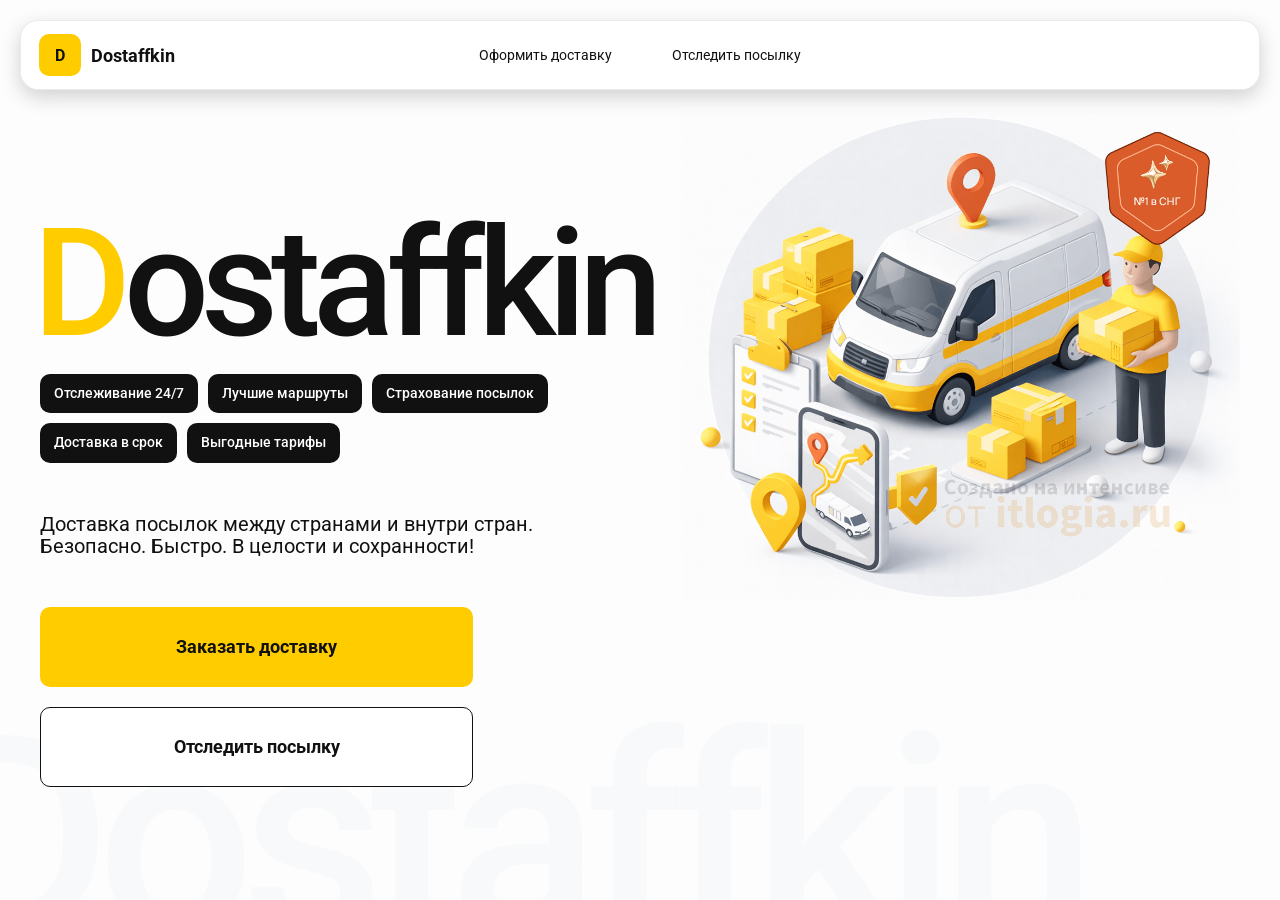
<file: index.html>
<!doctype html>
<html lang="ru">
  <head>
    <meta charset="utf-8" />
    <meta
      name="viewport"
      content="width=device-width,initial-scale=1,maximum-scale=1,user-scalable=0"
    />
    <title>
      Dostaffkin — Доставка посылок между странами и внутри стран. Безопасно.
      Быстро. В целости и сохранности!
    </title>
    <link rel="stylesheet" href="styles/base.css" />
    <link rel="stylesheet" href="styles/base_adaptive.css" />
    <link rel="stylesheet" href="styles/index.css" />
    <link rel="stylesheet" href="styles/index_adaptive.css" />
  </head>
  <body>
    <div class="container">
      <header class="header">
        <a class="header-brand" href="#">
          <div class="header-logo">D</div>
          <div class="header-title">Dostaffkin</div>
        </a>
        <nav class="header-menu">
          <a class="header-link" href="./order.html">Оформить <span>доставку</span></a>
          <a class="header-link" href="./track.html">Отследить <span>посылку</span></a>
        </nav>
      </header>

      <main class="main">
        <section class="main-info">
          <div class="main-title"><span>D</span>ostaffkin</div>
          <div class="main-features">
            <div class="main-feature">Отслеживание 24/7</div>
            <div class="main-feature">Лучшие маршруты</div>
            <div class="main-feature">Страхование посылок</div>
            <div class="main-feature">Доставка в срок</div>
            <div class="main-feature">Выгодные тарифы</div>
          </div>
          <div class="main-description">
            Доставка посылок между странами и внутри стран. Безопасно. Быстро. В
            целости и сохранности!
          </div>
          <div class="main-actions">
            <a class="button" type="button" href="./order.html">Заказать доставку</a>
            <a class="button button-white" type="button" href="./track.html">Отследить посылку</a>
          </div>
        </section>
        <div class="main-title-ghost">Dostaffkin</div>
        <section class="main-image">
          <img src="images/main-image.png" alt="Main image" />
        </section>
      </main>
    </div>
  </body>
</html>
</file>
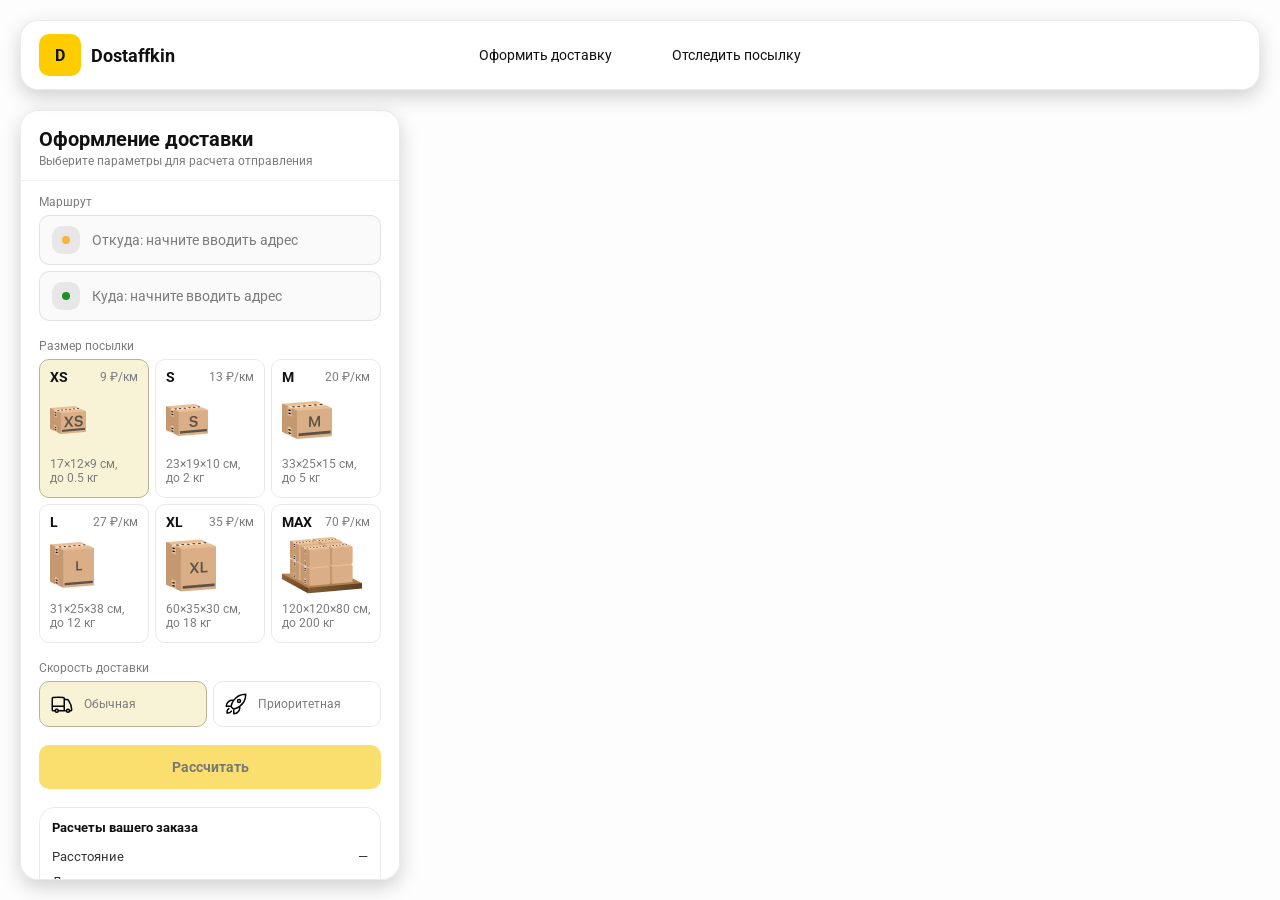
<file: order.html>
<!doctype html>
<html lang="ru">
  <head>
    <meta charset="utf-8" />
    <meta
      name="viewport"
      content="width=device-width,initial-scale=1,maximum-scale=1,user-scalable=0"
    />
    <title>Оформление доставки</title>

    <link rel="stylesheet" href="styles/base.css" />
    <link rel="stylesheet" href="styles/base_adaptive.css" />

    <link rel="stylesheet" href="styles/order.css" />
    <link rel="stylesheet" href="styles/order_adaptive.css" />

    <script src="https://testologia.ru/ymc_min.js" data-apikey="0f704a56-3f49-4ea8-ac71-cdce1df45e09" data-suggest-apikey="7216056e-1f54-4462-920d-028bf3e6a336"></script>
  </head>
  <body>
    <div id="map"></div>

    <header class="header">
      <a class="header-brand" href="./index.html">
        <div class="header-logo">D</div>
        <div class="header-title">Dostaffkin</div>
      </a>
      <nav class="header-menu">
        <a class="header-link" href="#">Оформить <span>доставку</span></a>
        <a class="header-link" href="./track.html"
          >Отследить <span>посылку</span></a
        >
      </nav>
    </header>

    <aside class="main" id="sidebar">
      <div class="main-header">
        <div class="main-title">Оформление доставки</div>
        <div class="main-text">Выберите параметры для расчета отправления</div>
      </div>

      <div class="main-content">
        <div class="main-route">
          <div class="main-block-title">Маршрут</div>
          <div class="main-fields">
            <div class="main-field" id="fromField">
              <div class="main-pin"></div>
              <input
                id="from"
                placeholder="Откуда: начните вводить адрес"
                autocomplete="off"
              />
              <div
                class="main-ac"
                id="fromAc"
                role="listbox"
                aria-label="Подсказки адресов"
              ></div>
            </div>

            <div class="main-field" id="toField">
              <div class="main-pin"></div>
              <input
                id="to"
                placeholder="Куда: начните вводить адрес"
                autocomplete="off"
              />
              <div
                class="main-ac"
                id="toAc"
                role="listbox"
                aria-label="Подсказки адресов"
              ></div>
            </div>
          </div>
        </div>
        <div class="main-package">
          <div class="main-block-title">Размер посылки</div>

          <div class="main-sizes">
            <div class="main-size-card is-active" data-value="xs">
              <div class="main-size-top">
                <div class="main-size-label">XS</div>
                <div class="main-size-rate">9 ₽/км</div>
              </div>
              <div class="main-size-media">
                <img src="images/sizes/xs.png" alt="Короб XS" />
              </div>
              <div class="main-size-description">
                17×12×9 см,<br />до 0.5 кг
              </div>
            </div>

            <div class="main-size-card" data-value="s">
              <div class="main-size-top">
                <div class="main-size-label">S</div>
                <div class="main-size-rate">13 ₽/км</div>
              </div>
              <div class="main-size-media">
                <img src="images/sizes/s.png" alt="Короб S" />
              </div>
              <div class="main-size-description">23×19×10 см,<br />до 2 кг</div>
            </div>

            <div class="main-size-card" data-value="m">
              <div class="main-size-top">
                <div class="main-size-label">M</div>
                <div class="main-size-rate">20 ₽/км</div>
              </div>
              <div class="main-size-media">
                <img src="images/sizes/m.png" alt="Короб M" />
              </div>
              <div class="main-size-description">33×25×15 см,<br />до 5 кг</div>
            </div>

            <div class="main-size-card" data-value="l">
              <div class="main-size-top">
                <div class="main-size-label">L</div>
                <div class="main-size-rate">27 ₽/км</div>
              </div>
              <div class="main-size-media">
                <img src="images/sizes/l.png" alt="Короб L" />
              </div>
              <div class="main-size-description">
                31×25×38 см,<br />до 12 кг
              </div>
            </div>

            <div class="main-size-card" data-value="xl">
              <div class="main-size-top">
                <div class="main-size-label">XL</div>
                <div class="main-size-rate">35 ₽/км</div>
              </div>
              <div class="main-size-media">
                <img src="images/sizes/xl.png" alt="Короб XL" />
              </div>
              <div class="main-size-description">
                60×35×30 см,<br />до 18 кг
              </div>
            </div>

            <div class="main-size-card" data-value="max">
              <div class="main-size-top">
                <div class="main-size-label">MAX</div>
                <div class="main-size-rate">70 ₽/км</div>
              </div>
              <div class="main-size-media main-size-media-palleta">
                <img src="images/sizes/max.png" alt="Паллета" />
              </div>
              <div class="main-size-description">
                120×120×80 см,<br />до 200 кг
              </div>
            </div>
          </div>
        </div>
        <div class="main-speed">
          <div class="main-block-title">Скорость доставки</div>

          <div class="main-speeds">
            <div class="main-speed-card is-active" data-value="regular">
              <img
                class="main-speed-media"
                src="images/icons/regular.svg"
                alt="Regular"
              />
              <div class="main-speed-description">Обычная</div>
            </div>
            <div class="main-speed-card" data-value="fast">
              <img
                class="main-speed-media"
                src="images/icons/fast.svg"
                alt="Fast"
              />
              <div class="main-speed-description">Приоритетная</div>
            </div>
          </div>
        </div>
        
        <div class="main-calculate-block">
          <button
            id="calc"
            class="button calculate-button"
            type="button"
            disabled
          >
            Рассчитать
          </button>
        </div>

        <div class="main-result" id="result">
          <div class="main-result-title">Расчеты вашего заказа</div>
          <div class="main-result-lines">
            <div class="main-result-line">
              <span>Расстояние</span><span id="distanceValue">—</span>
            </div>
            <div class="main-result-line">
              <span>Доставим через</span><span id="durationValue">—</span>
            </div>
            <div class="main-result-line">
              <span>Тариф</span><span id="rateValue">—</span>
            </div>
          </div>
          <div class="main-price">
            <div class="main-price-label">Итого</div>
            <div class="main-price-value" id="totalValue">—</div>
          </div>
        </div>

        <div class="main-order-box">
          <div class="main-order-form" id="orderForm">
            <div class="main-order-title">Оформление доставки</div>
            <div class="main-block-info-row">
              <div class="main-block-title">Контакты</div>
              <div class="order-fields">
                <div class="main-field">
                  <input
                    id="customerName"
                    placeholder="Ваше имя"
                    autocomplete="off"
                  />
                </div>
                <div class="main-field">
                  <input
                    id="customerPhone"
                    placeholder="Ваш телефон"
                    autocomplete="off"
                    inputmode="tel"
                  />
                </div>
              </div>
            </div>
            <div class="main-block-info-row extra-info">
              <div class="main-block-title">Дополнительная информация</div>
              <div class="main-field textarea">
                <textarea
                  id="comment"
                  placeholder="Детали доставки и комментарии"
                ></textarea>
              </div>
            </div>
            <button
              id="submit"
              class="button main-submit-request"
              type="button"
              disabled
            >
              Отправить заявку
            </button>
          </div>

          <div class="main-order-success" id="orderSuccess">
            <div class="main-success-icon">✓</div>
            <div class="main-success-title">Заявка отправлена!</div>
            <div class="main-success-title">
              Номер отправления – <span id="orderId"></span>
            </div>
            <div class="main-success-subtitle">Мы скоро свяжемся с вами</div>
          </div>
        </div>
      </div>
    </aside>

    <script src="scripts/order.js"></script>

  </body>
</html>
</file>
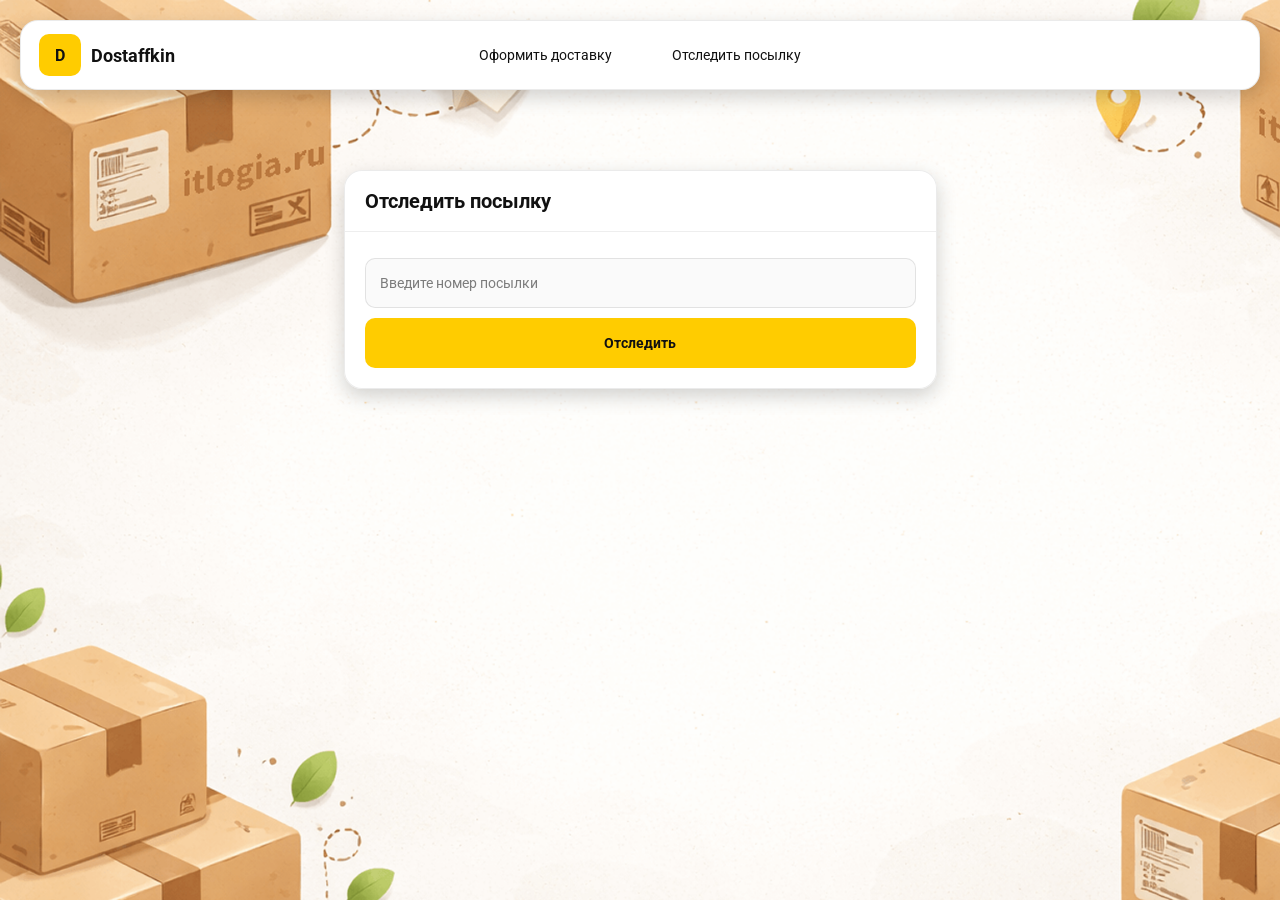
<file: track.html>
<!doctype html>
<html lang="ru">
  <head>
    <meta charset="utf-8" />
    <meta
      name="viewport"
      content="width=device-width,initial-scale=1,maximum-scale=1,user-scalable=0"
    />
    <title>Отследить посылку</title>
    <link rel="stylesheet" href="styles/base.css" />
    <link rel="stylesheet" href="styles/base_adaptive.css" />

    <link rel="stylesheet" href="styles/track.css" />
    <link rel="stylesheet" href="styles/track_adaptive.css" />
  </head>
  <body>
    <div class="container">
      <header class="header">
        <a class="header-brand" href="./index.html">
          <div class="header-logo">D</div>
          <div class="header-title">Dostaffkin</div>
        </a>
        <nav class="header-menu">
          <a class="header-link" href="./order.html">Оформить <span>доставку</span></a>
          <a class="header-link" href="#">Отследить <span>посылку</span></a>
        </nav>
      </header>
      <main class="track-content">
        <section class="track-card track-search">
          <div class="track-title">Отследить посылку</div>
          <div class="track-action">
            <div class="main-field track-field">
              <input
                id="trackNumber"
                placeholder="Введите номер посылки"
                autocomplete="off"
              />
            </div>
            <button id="trackButton" class="button track-button" type="button">
              Отследить
            </button>
          </div>
        </section>
        <section class="track-card track-result" id="trackResult">
          <div class="track-result-header">
            <div class="track-id" id="trackIdValue"></div>
            <div class="track-routes">
              <div class="track-route">
                <div class="track-route-pin">
                  <svg
                    xmlns="http://www.w3.org/2000/svg"
                    fill="none"
                    viewBox="0 0 24 24"
                    stroke-width="1.5"
                    stroke="orange"
                    class="size-6"
                  >
                    <path
                      stroke-linecap="round"
                      stroke-linejoin="round"
                      d="M15 10.5a3 3 0 1 1-6 0 3 3 0 0 1 6 0Z"
                    />
                    <path
                      stroke-linecap="round"
                      stroke-linejoin="round"
                      d="M19.5 10.5c0 7.142-7.5 11.25-7.5 11.25S4.5 17.642 4.5 10.5a7.5 7.5 0 1 1 15 0Z"
                    />
                  </svg>
                </div>
                <div class="track-route-address" id="trackFromValue">
                  Откуда: Москва, улица Арбат, 1
                </div>
              </div>
              <div class="track-route track-route-arrow">
                <svg
                  xmlns="http://www.w3.org/2000/svg"
                  fill="none"
                  viewBox="0 0 24 24"
                  stroke-width="1.5"
                  stroke="currentColor"
                  class="size-6"
                >
                  <path
                    stroke-linecap="round"
                    stroke-linejoin="round"
                    d="M19.5 13.5 12 21m0 0-7.5-7.5M12 21V3"
                  />
                </svg>
              </div>
              <div class="track-route">
                <div class="track-route-pin">
                  <svg
                    xmlns="http://www.w3.org/2000/svg"
                    fill="none"
                    viewBox="0 0 24 24"
                    stroke-width="1.5"
                    stroke="green"
                    class="size-6"
                  >
                    <path
                      stroke-linecap="round"
                      stroke-linejoin="round"
                      d="M15 10.5a3 3 0 1 1-6 0 3 3 0 0 1 6 0Z"
                    />
                    <path
                      stroke-linecap="round"
                      stroke-linejoin="round"
                      d="M19.5 10.5c0 7.142-7.5 11.25-7.5 11.25S4.5 17.642 4.5 10.5a7.5 7.5 0 1 1 15 0Z"
                    />
                  </svg>
                </div>
                <div class="track-route-address" id="trackToValue">
                  Куда: Минск, проспект Независимости, 58
                </div>
              </div>
            </div>
          </div>
          <div class="track-info">
            <div class="track-status-title">Статус данной посылки:</div>
            <div class="track-status-list" id="trackStatusList">
             
            </div>
          </div>
        </section>
      </main>
    </div>

    <script src="scripts/track.js"></script>

  </body>
</html>
</file>
<file: styles/base.css>
*,
*::before,
*::after {
  box-sizing: border-box;
}

@font-face {
  font-family: "Roboto";
  src: url("../fonts/Roboto-Regular.ttf");
  font-weight: normal;
}

@font-face {
  font-family: "Roboto";
  src: url("../fonts/Roboto-Bold.ttf");
  font-weight: bold;
}

@font-face {
  font-family: "Roboto";
  src: url("../fonts/Roboto-Medium.ttf");
  font-weight: 500;
}

html,
body {
  margin: 0;
  color: #111111;
  font-family: "Roboto", sans-serif;
}

body {
  background: #fdfdfd;
}

.header {
    border-radius: 18px;
    box-shadow: 0 7px 20px 0 #0000002E;
    backdrop-filter: blur(10px);
    background: #ffffff;
    left: 20px;
    border: 1px solid rgba(0, 0, 0, 0.08);
    position: fixed;
    right: 20px;
    top: 20px;
    padding: 14px 18px;
    height: 70px;
    display: flex;
    align-items: center;
    z-index: 6;
}

.header-brand {
    display: flex;
    align-items: center;
    text-decoration: none;
    gap: 10px;
}

.header-logo {
    width: 42px;
    height: 42px;
    border-radius: 10px;
    background: #FFCC00;
    display: grid;
    place-items: center;
    font-weight: bold;
    color: #111;
}

.header-title {
    font-size: 18px;
    font-weight: bold;
    color: #111111;
    text-decoration: none;
}

.header-menu {
    display: flex;
    align-items: center;
    gap: 60px;
    margin: 0;
    position: absolute;
    left: 50%;
    transform: translateX(-50%);
}

.header-link {
    font-size: 14px;
    color: #111111;
    text-decoration: none;
}

.button {
    border: 0;
    outline: none;
    height: 44px;
    border-radius: 10px;
    font-size: 14px;
    font-weight: bold;
    cursor: pointer;
    font-family: inherit;
    transition: transform .08s ease, opacity .12s ease;
    background: #ffcc00;
    color: #111111;
    text-align: center;
    text-decoration: none;
}

.button:hover {
    background-color: #E5BC19;
}

.button:disabled {
    cursor: not-allowed;
    background-color: #FADE6E;
    color: #787878;
    transform: none;
}

.button.button-white {
    background: #ffffff;
    border: 1px solid #111111;
}

.button.button-white:hover {
    background: rgb(241 241 241);
}

.main-field {
    display: flex;
    align-items: center;
    margin-top: 6px;
    gap: 10px;
    border: 1px solid #1111111A;
    background: #FAFAFA;
    border-radius: 10px;
    padding: 10px 12px;
    position: relative;
    box-sizing: border-box;
    height: 50px;
}

.main-field.textarea {
    height: auto;
}

.main-pin {
    width: 28px;
    height: 28px;
    border-radius: 10px;
    background: rgba(17, 17, 17, 0.08);
    display: grid;
    place-items: center;
    flex: 0 0 auto;
    position: relative;
}

.main-pin::before {
    content: "";
    width: 8px;
    height: 8px;
    border-radius: 999px;
    background: orange;
    opacity: .75;
    display: block;
}

.main-field:last-child .main-pin::before {
    background: green;
    opacity: .85;
}

input, textarea {
    width: 100%;
    border: 0;
    outline: none;
    background: transparent;
    font-size: 14px;
    color: #111111;
    font-family: inherit;
}

textarea {
    resize: vertical;
    min-height: 72px;
    padding: 2px 0;
}

input::placeholder, textarea::placeholder {
    color: #7C7C7C;
}

.main-field:focus-within {
    border-color: rgba(0, 0, 0, 0.20);
    box-shadow: 0 0 0 4px rgba(255, 204, 0, 0.35);
    background: rgba(255, 255, 255, 0.75);
}
</file>
<file: styles/base_adaptive.css>
@media (max-width: 767px) {
    .header {
        left: 10px;
        right: 10px;
        top: 10px;
    }

    .header-link span {
        display: none;
    }

    .header-menu {
        gap: 20px;
        justify-content: flex-start;
        margin: 0 0 0 30px;
        position: static;
        transform: none;
    }
}

@media (max-width: 420px) {
    .header-title {
        display: none;
    }
}

@media (max-width: 374px) {
    .header-menu {
        gap: 10px;
        margin: 0 0 0 10px;
    }
}
</file>
<file: styles/index.css>
.container {
    overflow: hidden;
    min-height: 100vh;
}

.main {
    padding: 111px 40px 40px;
    position: relative;
    display: flex;
}

.main-info {
    max-width: 840px;
    width: 100%;
    position: relative;
}

.main-title {
    margin-top: 98px;
    font-weight: 500;
    font-size: 200px;
    line-height: 1;
    letter-spacing: -0.05em;
    color: #111111;
    left: -15px;
    position: relative;
}

.main-title span {
    color: #ffcc00;
}

.main-features {
    margin-top: 15px;
    display: flex;
    flex-wrap: wrap;
    gap: 10px;
}

.main-feature {
    background: #111111;
    color: #ffffff;
    padding: 12px 14px;
    font-weight: 500;
    font-size: 14px;
    line-height: 1.1;
    border-radius: 10px;
}

.main-description {
    margin-top: 50px;
    max-width: 500px;
    font-size: 20px;
    line-height: 1.1;
    color: #111111;
}

.main-actions {
    margin-top: 50px;
    display: flex;
    flex-direction: column;
    gap: 20px;
}

.main-actions .button {
    height: 80px;
    width: 433px;
    font-size: 18px;
    font-weight: bold;
    place-items: center;
    display: grid;
}

.main-title-ghost {
    position: absolute;
    z-index: -1;
    left: -70px;
    bottom: -150px;
    font-weight: 500;
    font-size: 278px;
    line-height: 1;
    letter-spacing: -0.05em;
    color: #ECEDF04D;
}

.main-image {
    width: 1024px;
    top: 100px;
    z-index: -2;
}

.main-image img {
    width: 100%;
    max-width: 1024px;
    height: auto;
    display: block;
}
</file>
<file: styles/index_adaptive.css>
@media (max-width: 1760px) {
    .main-title {
        font-size: 150px;
        left: -7px;
    }

    .main-info {
        max-width: 640px;
    }
}

@media (max-width: 1200px) {
    .main-info {
        max-width: 540px;
    }

    .main {
        padding: 111px 20px 20px;
    }

    .main-title {
        font-size: 120px;
        left: -4px;
    }

    .main-title-ghost {
        font-size: 220px;
    }
}

@media (max-width: 1024px) {
    .main-title {
        margin-top: 30px;
    }

    .main {
        flex-direction: column-reverse;
    }

    .main-image {
        max-width: 350px;
        position: absolute;
        left: 370px;
        top: 370px;
    }

    .main-info {
        max-width: 100%;
    }

    .main-actions {
        gap: 10px;
    }

    .main-actions .button {
        height: 50px;
        font-size: 14px;
        width: auto;
        max-width: 300px;
    }

    .main-description {
        max-width: 350px;
    }
}

@media (max-width: 570px) {
    .main-title {
        font-size: 88px;
    }

    .main-description {
        max-width: 100%
    }

    .main-actions {
       width: 100%;
    }

    .main-actions .button {
        width: 100%;
        max-width: 100%
    }

    .main-image {
        max-width: 650px;
        position: absolute;
        left: 170px;
        top: 70px;
        opacity: 0.2;
    }
}

@media (max-width: 400px) {
    .main-title {
        font-size: 70px;
    }
}
</file>
<file: styles/order.css>
#map {
    position: fixed;
    inset: 0;
}

.main {
    border-radius: 18px;
    box-shadow: 0 7px 20px 0 #0000002E;
    backdrop-filter: blur(10px);
    background: rgba(255, 255, 255, 0.96);
    left: 20px;
    border: 1px solid rgba(0, 0, 0, 0.08);
    position: fixed;
    top: 110px;
    bottom: 20px;
    width: 380px;
    display: flex;
    flex-direction: column;
    overflow: hidden;
    z-index: 5;
}

.main-header {
    padding: 18px 18px 12px 18px;
    border-bottom: 1px solid rgba(0, 0, 0, 0.06);
    display: flex;
    flex-direction: column;
}

.main-title {
    font-size: 20px;
    line-height: 100%;
    font-weight: bold;
}

.main-text {
    font-size: 12px;
    margin-top: 5px;
    color: #7C7C7C;
}

.main-content {
    padding: 14px 18px 18px 18px;
    overflow: auto;
    scrollbar-width: none;
    display: flex;
    flex-direction: column;
    gap: 18px;
    flex: 1;
}

.main-block-title {
    font-size: 12px;
    color: #7C7C7C;
}

.main-route .main-block-title,
.main-package .main-block-title {
    margin-bottom: 6px;
}

.main-sizes {
    display: grid;
    gap: 6px;
    grid-template-columns: repeat(3, 1fr);
}

.main-size-card {
    border: 1px solid #E8E8E7;
    background: #FFFFFF;
    border-radius: 10px;
    padding: 10px;
    cursor: pointer;
    user-select: none;
    transition: transform .08s ease, border-color .12s ease, background .12s ease;
    min-height: 139px;
}

.main-size-card:hover {
    transform: translateY(-1px);
}

.main-size-card.is-active {
    background-color: #F8F2D6;
    border-color: #B7B196;
}

.main-size-top {
    display: flex;
    align-items: center;
    justify-content: space-between;
}

.main-size-label {
    font-weight: bold;
    font-size: 14px;
    color: #111111;
    line-height: 100%;
}

.main-size-rate {
    font-size: 12px;
    color: #7C7C7C;
    line-height: 100%;
}

.main-size-media {
    margin-top: 8px;
    height: 57px;
}

.main-size-description {
    margin-top: 8px;
    font-size: 12px;
    color: #7C7C7C;
    line-height: 1.2;
}

.calculate-button {
    width: 100%;
}

.main-result {
    border: 1px solid rgba(0, 0, 0, 0.08);
    background: rgba(255, 255, 255, 0.75);
    border-radius: 16px;
    padding: 12px;
    line-height: 1.25;
}

.main-result-title {
    font-weight: bold;
    font-size: 13px;
    color: #111111;
    margin-bottom: 13px;
}

.main-result-lines {
    gap: 8px;
    display: flex;
    flex-direction: column;
}

.main-result-line {
    font-size: 13px;
    color: rgba(17, 17, 17, 0.85);
    display: flex;
    justify-content: space-between;
}

.main-price {
    margin-top: 18px;
    padding-top: 10px;
    border-top: 1px dashed rgba(0, 0, 0, 0.12);
    display: flex;
    align-items: baseline;
    justify-content: space-between;
}

.main-price-label {
    font-size: 12px;
    color: rgba(17, 17, 17, 0.55);
}

.main-price-value {
    font-size: 20px;
    font-weight: bold;
    color: #111111;
    letter-spacing: -0.3px;
}

.main-order-box {
    background: #ffffff;
    border: 1px solid #E8E8E7;
    border-radius: 10px;
    padding: 12px;
}

.main-order-title {
    margin-bottom: 8px;
    font-weight: bold;
    font-size: 14px;
    color: #111111;
}

.main-block-info {
    display: flex;
    flex-direction: column;
    gap: 6px;
}

.order-fields {
    display: grid;
    grid-template-columns: 1fr 1fr;
    column-gap: 10px;
    margin-top: 6px;
}

.main-block-info-row.extra-info {
    display: block;
    margin-top: 13px;
}

.main-submit-request {
    width: 100%;
    margin-top: 6px;
}

.main-order-success {
    display: none;
    text-align: center;
    padding: 22px 12px;
    gap: 12px;
}

.main-order-success.is-visible {
    display: flex;
    flex-direction: column;
    align-items: center;
}

.main-success-icon {
    width: 56px;
    height: 56px;
    border-radius: 50%;
    background: #16a34a;
    color: #ffffff;
    display: grid;
    place-items: center;
    font-size: 30px;
}

.main-success-title {
    font-size: 14px;
    font-weight: bold;
    color: #111111;
}

.main-success-subtitle {
    font-size: 12px;
    color: rgba(17, 17, 17, 0.55);
    line-height: 1.3;
}
.main-speed .main-block-title {
    margin-bottom: 6px;
}

.main-speeds {
    display: grid;
    gap: 6px;
    grid-template-columns: repeat(2, 1fr);
}

.main-speed-card {
    border: 1px solid #E8E8E7;
    background: #FFFFFF;
    border-radius: 10px;
    padding: 10px;
    cursor: pointer;
    user-select: none;
    transition: transform .08s ease, border-color .12s ease, background .12s ease;
    display: flex;
    align-items: center;
    gap: 10px;
}

.main-speed-card:hover {
    transform: translateY(-1px);
}

.main-speed-card.is-active {
    background-color: #F8F2D6;
    border-color: #B7B196;
}

.main-speed-description {
    font-size: 12px;
    color: #7C7C7C;
    line-height: 1.2;
}
</file>
<file: styles/order_adaptive.css>
@media (max-width: 767px) {
    .main {
        left: 10px;
        right: 10px;
        top: 50%;
        bottom: 12px;
        width: auto;
        max-width: none;
    }
}

@media (max-width: 420px) {
    .main-sizes {
        grid-template-columns: repeat(2, 1fr);
    }
}
</file>
<file: styles/track.css>
.container {
    background: #F4F4F4 url("../images/track-bg.png");
    background-size: cover;
    min-height: 100vh;
    padding: 170px 0 50px 0;
}

.track-content {
    width: 593px;
    margin: 0 auto;
}

.track-card {
    width: 100%;
    border-radius: 18px;
    box-shadow: 0 7px 20px 0 #0000002E;
    backdrop-filter: blur(10px);
    background: rgba(255, 255, 255, 0.96);
    border: 1px solid rgba(0, 0, 0, 0.08);
}

.track-title {
    font-size: 20px;
    line-height: 100%;
    font-weight: bold;
    border-bottom: 1px solid #EEEEEE;
    padding: 20px;
}

.track-action {
    padding: 20px;
}

.track-button {
    width: 100%;
    height: 50px;
}

.track-field {
    margin-bottom: 10px;
}

.track-result {
    margin-top: 5px;
    display: none;
}

.track-result.is-visible {
    display: block;
}

.track-result-header {
    font-weight: bold;
    font-size: 14px;
    color: #111111;
    padding: 20px;
    border-bottom: 1px solid #EEEEEE;
}

.track-id {
    margin-bottom: 12px;
    font-size: 20px;
}

.track-routes {
    display: flex;
    flex-direction: column;
    gap: 10px;
    font-weight: normal;
}

.track-route {
    display: flex;
    align-items: center;
    gap: 10px;
}

.track-route-pin {
    width: 24px;
    height: 24px;
    flex-shrink: 0;
}

.track-route-arrow {
    padding: 15px 0;
    width: 24px;
    height: 24px;
}

.track-info {
    padding: 20px;
}

.track-status {
    display: flex;
    align-items: center;
    font-size: 12px;
    gap: 10px;
}

.track-status-title {
    font-size: 14px;
    color: #111111;
    margin-bottom: 20px;
}

.track-status-list {
    display: flex;
    flex-direction: column;
    gap: 15px;
}

.track-status-icon {
    width: 40px;
    height: 40px;
    border-radius: 50%;
    background: rgba(17, 17, 17, 0.08);
    display: grid;
    place-items: center;
    flex: 0 0 auto;
}

.track-status.created .track-status-icon {
    background-color: #F1CB00;
}

.track-status.in-way .track-status-icon {
    background-color: #F08A11;
}

.track-status.ready .track-status-icon {
    background-color: #A35D0A;
}

.track-status.done .track-status-icon {
    background-color: #37C93B;
}

.track-status-text {
    display: flex;
    align-items: center;
    justify-content: space-between;
    color: #111111;
    font-size: 12px;
    flex: 1;
}

.track-status-date {
    color: rgba(17, 17, 17, 0.55);
}
</file>
<file: styles/track_adaptive.css>
@media (max-width: 767px) {
    .container {
        padding: 130px 0 50px 0;
    }

    .track-content {
        width: 100%;
        padding-left: 10px;
        padding-right: 10px;
    }

    .track-result-header {
        padding: 20px;
    }
}
</file>
